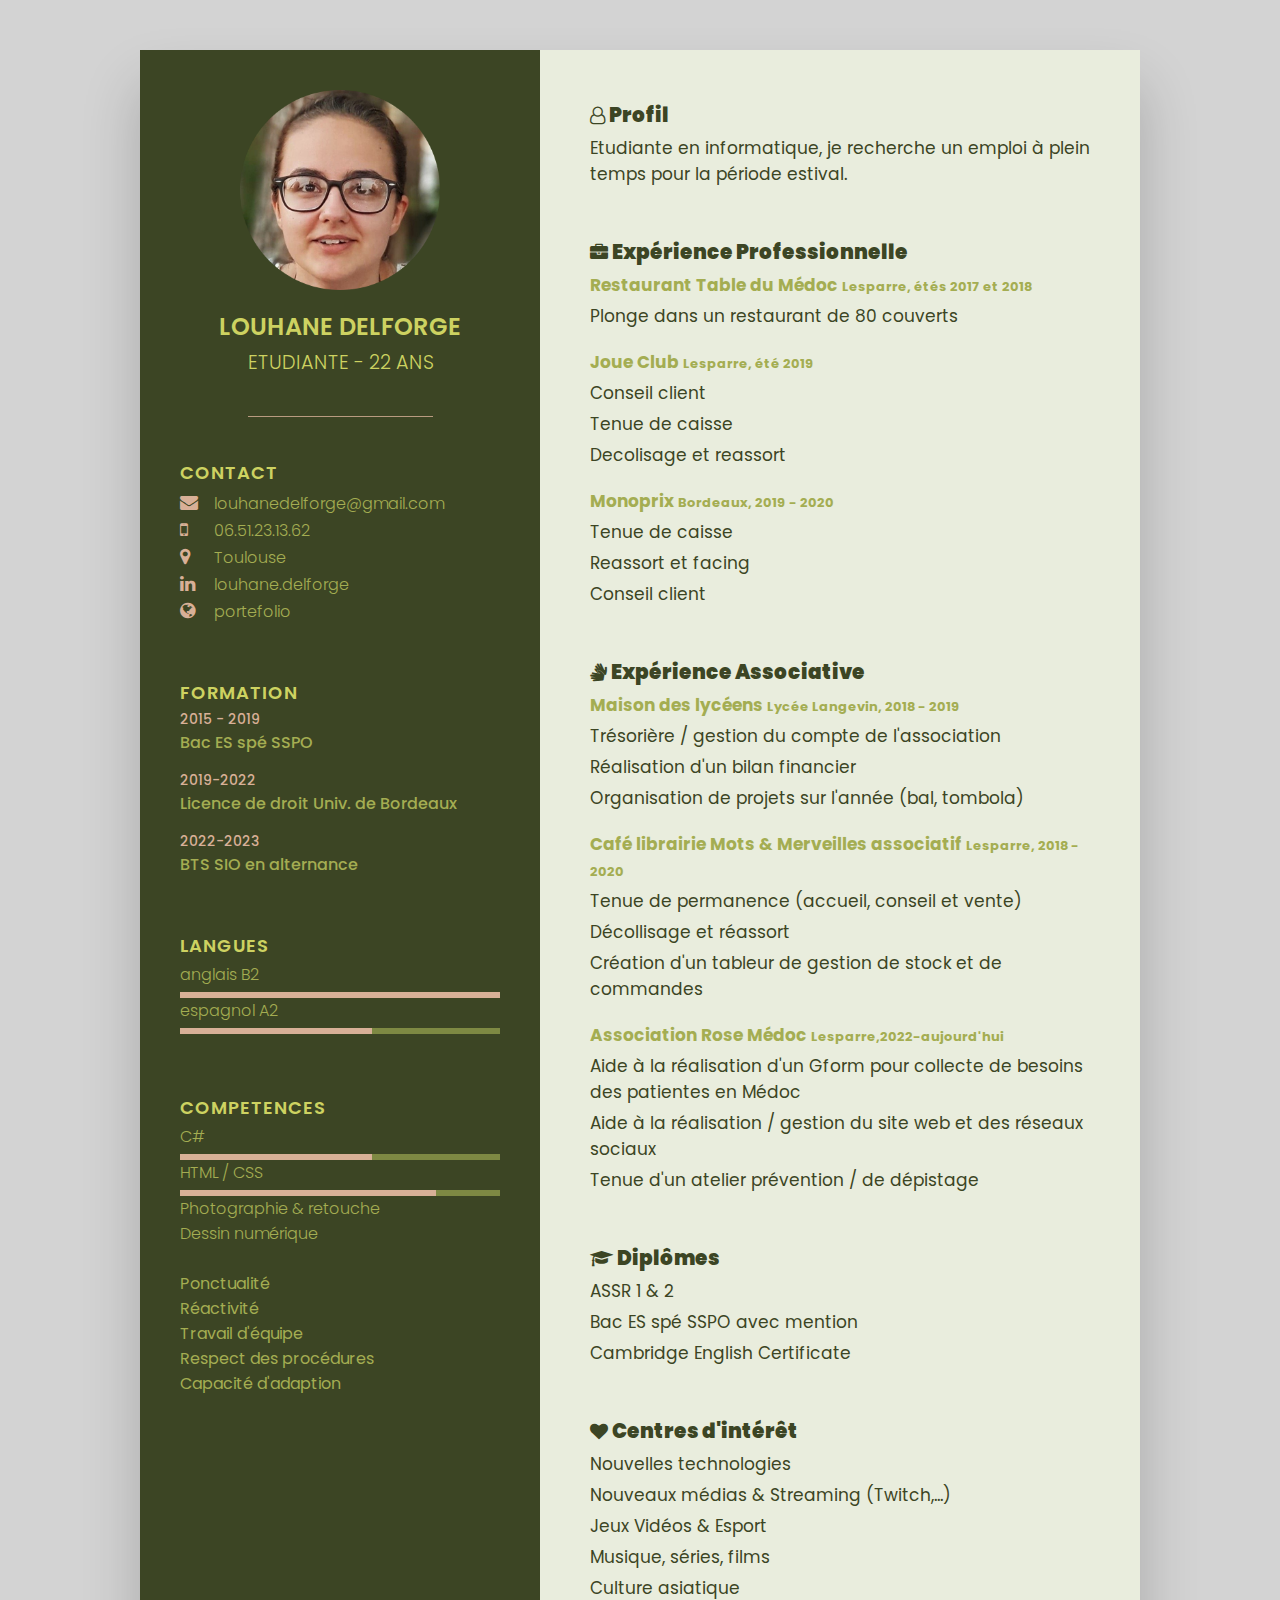
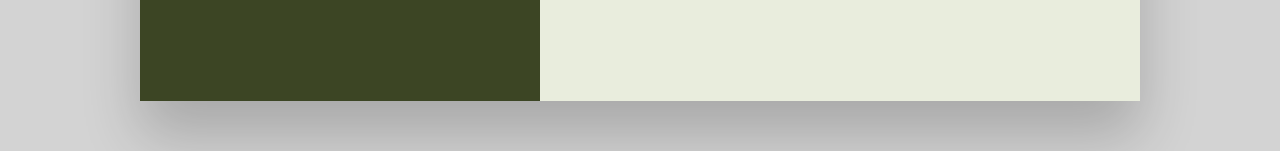
<file: index.html>
<!doctype HTML>
<html>
<head>
  <meta name="viewport" content="width=device-width, inital-scale=1.0">
  <title> CV Delforge Louhane </title>
  <link rel="stylesheet" href="https://cdnjs.cloudflare.com/ajax/libs/font-awesome/4.7.0/css/font-awesome.css" integrity="sha512-5A8nwdMOWrSz20fDsjczgUidUBR8liPYU+WymTZP1lmY9G6Oc7HlZv156XqnsgNUzTyMefFTcsFH/tnJE/+xBg==" crossorigin="anonymous" referrerpolicy="no-referrer" />
  <link rel="stylesheet" type="text/css" href= "styles.css"
</head>

<body>
<div class="container">

<div class="left_side">
  <div class="profileText">
    <div class="imgBx">
      <img src="images\photoRonde.png"
        width= 200
        height= 200/>
    </div>
    <div class="Contact">
      <h2> Louhane Delforge<br><span>Etudiante - 22 ans</span></h2>
    </div>
  </div>
  <div class="contact">
    <h3 class="title">Contact</h3>
    <ul>
      <li>
        <span class="icon"><i class="fa fa-envelope" aria-hidden="true"></i></span>
        <span class="link"> <a href="mailto:louhanedelforge@gail.com">louhanedelforge@gmail.com</a></span>
      </li>
      <li>
        <span class="icon"><i class="fa fa-mobile" aria-hidden="true"></i></span>
        <span class="text">06.51.23.13.62</span>
      </li>
      <li>
        <span class="icon"><i class="fa fa-map-marker" aria-hidden="true"></i></span>
        <span class="text">Toulouse</span>
      </li>
      <li>
        <span class="icon"><i class="fa fa-linkedin" aria-hidden="true"></i></span>
        <span class="link"> <a href="www.linkedin.com/louhane.delforge">louhane.delforge</a></span>
      </li>
      <li>
        <span class="icon"><i class="fa fa-globe" aria-hidden="true"></i></span>
        <span class="link"> <a href="www.linkedin.com/louhane.delforge">portefolio</a></span>
      </li>
    </ul>
    </div>
  <div class="formation">
    <h3 class="title">formation</h3>
      <ul>
        <li>
          <h5> 2015 - 2019 </h5>
          <h4> Bac ES spé SSPO </h4>
        </li>
        <li>
          <h5>2019-2022</h5>
          <h4>Licence de droit Univ. de Bordeaux</h4>
        </li>
        <li>
          <h5>2022-2023</h5>
          <h4>BTS SIO en alternance</h4>
        </li>
    </ul>
  </div>
  <div class="langues">
      <h3 class="title">langues</h3>
        <ul>
          <li>
            <span class="text">anglais B2</span>
            <span class="percent">
              <div style="width: 100%;"></div>
            </span>
          </li>
          <li>
            <span class="text">espagnol A2</span>
            <span class="percent">
              <div style="width: 60%;"></div>
            </span>
          </li>
        </ul>
      </div>
      <br />
  <div class="compétences">
    <h3 class="title">competences</h3>
      <ul>
        <li>
          <span class="text">C#</span>
          <span class="percent">  <div style="width: 60%;"></div>  </span>
        </li>
        <li>
          <span class="text">HTML / CSS </span>
          <span class="percent">  <div style="width: 80%;"></div>  </span>
        <li>
          <span class="text">Photographie & retouche</span>
        </li>
        <li>
          <span class="text">Dessin numérique</span>
        </li>
        </ul>
      </br>
        <ul>
          <li>
            Ponctualité
          </li>
          <li>
            Réactivité
          </li>
          <li>
            Travail d'équipe
          </li>
          <li>
            Respect des procédures
          </li>
          <li>
            Capacité d'adaption
          </li>
      </ul>
    </div>
</div>

  <div class="right_side">
    <div class="about">
      <span class="icon"> <i class="fa fa-user-o" aria-hidden="true"></i> </span>
      <span class = "about"> Profil </span>
      <ul>
      <li>
        Etudiante en informatique, je recherche un emploi à plein temps pour la période estival.
      </li>
      </ul>
    </div>
    <div class="about">
      <span class="icon"> <i class="fa fa-briefcase" aria-hidden="true"></i> </span>
      <span class = "about"> Expérience Professionnelle </span>
        <h3 class="name">Restaurant Table du Médoc <span> Lesparre, étés 2017 et  2018 </span></h3>
        <ul>
          <li>
            Plonge dans un restaurant de 80 couverts
          </li>
        </ul>
        <h3 class = "name">Joue Club <span>Lesparre, été 2019</span></h3>
        <ul>
          <li>
            Conseil client
          </li>
          <li>
            Tenue de caisse
          </li>
          <li>
            Decolisage et reassort
          </li>
        </ul>
        <h3 class="name">Monoprix <span>Bordeaux, 2019 - 2020</span></h3>
        <ul>
          <li>
            Tenue de caisse
          </li>
          <li>
            Reassort et facing
          </li>
          <li>
            Conseil client
          </li>
        </ul>
    </div>
    <div class="about">
      <span class="icon"> <i class="fa fa-sign-language" aria-hidden="true"></i> </span>
      <span class = "about"> Expérience Associative </span>
        <h3 class="name">Maison des lycéens <span> Lycée Langevin, 2018 - 2019</span> </h3>
        <ul>
          <li>
            Trésorière / gestion du compte de l'association
          </li>
          <li>
            Réalisation d'un bilan financier
          </li>
          <li>
            Organisation de projets sur l'année (bal, tombola)
          </li>
        </ul>
        <h3 class= "name">Café librairie Mots & Merveilles associatif <span> Lesparre, 2018 - 2020</span></h3>
        <ul>
          <li>
            Tenue de permanence (accueil, conseil et vente)
          </li>
          <li>
            Décollisage et réassort
          </li>
          <li>
            Création d'un tableur de gestion de stock et de commandes
          </li>
        </ul>
        <h3 class= "name">Association Rose Médoc <span> Lesparre,2022-aujourd'hui</span></h3>
        <ul>
          <li>
            Aide à la réalisation d'un Gform pour collecte de besoins des patientes en Médoc
          </li>
          <li>
            Aide à la réalisation / gestion du site web et des réseaux sociaux
          </li>
          <li>
            Tenue d'un atelier prévention / de dépistage
          </li>
        </ul>
    </div>
    <div class="about">
      <span class="icon"> <i class="fa fa-graduation-cap" aria-hidden="true"></i> </span>
      <span class = "about"> Diplômes </span>
      <ul>
        <li> ASSR 1 & 2</li>
        <li> Bac ES spé SSPO avec mention</li>
        <li> Cambridge English Certificate</li>
      </ul>
    </div>
    <div class="about">
      <span class="icon"> <i class="fa fa-heart" aria-hidden="true"></i> </span>
      <span class = "about"> Centres d'intérêt</span>
      <ul>
        <li>
          Nouvelles technologies
        </li>
        <li>
          Nouveaux médias & Streaming (Twitch,...)
        </li>
        <li>
          Jeux Vidéos & Esport
        </li>
        <li>
          Musique, séries, films
        </li>
        <li>
          Culture asiatique
        </li>
      </ul>
    </div>
  </div>
</div>
</body>
</html>
</file>
<file: styles.css>
@import url('https:fonts.googleapis.com/css?family=Poppins:200,300,400,500,600,700,800,900&display=swap');
*
{
  margin: 0;
  padding: 0;
  box-sizing: border-box;
  font-family: 'Poppins',sans-serif;
}

body
{
  background: lightgray;
  display: flex;
  justify-content: center;
  align-items: center;
  min-height: 100vh;
}

.title
{
  color: #CDD261;
  text-transform: uppercase;
  font-weight: 600;
  letter-spacing: 1px;
  margin-bottom: 3px;
  font-size: 18px;
}

a
{
    color: inherit;
    text-decoration: none;
}

a:hover
{
    color:#7E8943;
    text-decoration:none;
    cursor:pointer;
}

.container
{
  position: relative;
  width: 100%;
  max-width: 1000px;
  min-height: 1000px;
  background: #E7E8E4;
  margin: 50px;
  display: grid;
  grid-template-columns: 1fr 1.5fr;
  box-shadow: 0 35px 55px rgba(0, 0, 0, 0.2);
}

.container .left_side
{
  position: relative;
  background: #3c4524;
  padding: 40px;
}

.profileText
{
  position: relative;
  display: flex;
  flex-direction: column;
  align-items: center;
  padding-bottom: 20px;
}

.profileText .imgBx
{
  position: relative;
  width: 200px;
  height: 200px;
}

.profileText .imgBx img
{
  position: absolute;
  top: 0;
  left: 0;
  width: 100%
  height: 100%;
  object-fit: cover;
}

.profileText h2
{
  text-transform: uppercase;
  font-size:1.5em;
  margin-top: 20px;
  text-align: center;
  font-weight: 600;
  line-height: 1.4em;
  color: #CDD261;
}

.profileText h2 span
{
  color: #CDD261;
  font-size: 0.8em;
  font-weight: 300;
  border-bottom: 1.5px solid rgba(216, 176, 151, 0.8);
  padding-bottom: 40px;
}

.contact
{
  padding-top: 60px;
  margin-bottom: 15px;
}

.contact ul
{
  position: relative;
}

.contact ul li
{
  position: relative;
  list-style: none;
  color: #A4AD52;
}

.contact ul li .icon
{
  display: inline-block;
  width: 30px;
  font-size: 18px;
  color: #D8B097
}

.contact ul li span
{
  color: #A4AD52;
  font-weight: 300;
  font-size: 16px;
}

.formation
{
  padding-top: 40px;
  margin-bottom: 15px;
  font-size: 16px;
}

.formation title
{
  margin: 20px;
}

.formation ul li
{
  position: relative;
  list-style: none;
  margin-bottom: 15px;
}

.formation h5
{
  font-weight: 500;
  color: #D8B097;
  font-size: 14px;
}

.formation h4
{
  font-weight: 500;
  color: #A4AD52;
  font-size: 16px;
}

.langues
{
  padding-top: 40px;
  margin-bottom: 15px;
}

.langues ul
{
  position: relative;
}

.langues ul li
{
  position: relative;
  list-style: none;
  color: #A4AD52;
}

.langues ul li span
{
  color: #A4AD52;
  font-weight: 300;
}

.langues .percent
{
  position:relative;
  width: 100%;
  height: 6px;
  background: #7E8943;
  display: block;
  margin-top: 5px;
}

.langues .percent div
{
  position: absolute;
  top: 0;
  left: 0;
  height: 100%;
  background: #D8B097;
}

.compétences
{
  padding-top: 20px;
  margin-bottom: 15px;
}

.compétences ul
{
  position: relative;
}

.compétences ul li
{
  position: relative;
  list-style: none;
  color: #A4AD52;
}

.compétences ul li span
{
  color: #A4AD52;
  font-weight: 300;
}

.compétences .percent
{
  position:relative;
  width: 100%;
  height: 6px;
  background: #7E8943;
  display: block;
  margin-top: 5px;
}

.compétences .percent div
{
  position: absolute;
  top: 0;
  left: 0;
  height: 100%;
  background: #D8B097;
}



.container .right_side
{
  position: relative;
  background: #e9eddd;
  padding:50px;
}

.container .right_side .about
{
  margin-bottom: 30px;
  color: #3c4524;
  font-size: 20px;
  font-weight: bolder;
  margin-bottom: 50px;
}

.container .right_side .about .icon
{
  color: #3c4524;
  font-size: 18px;
  font-weight: bold;
}

.about li
{
  margin-top: 5px;
}
.container .right_side .name
{
  color: #A4AD52;
  font-size: 17px;
  font-weight: bold;
  margin-top: 5px;
}
.name span
{
  font-size: 13px;
}

.container .right_side ul
{
  position: relative;
  margin-bottom: 20px;
}

.container .right_side ul li
{
  position: relative;
  list-style: none;
  color: #3c4524;
  font-size: 17px;
  font-weight: normal;
  margin-bottom: 0px;
}
</file>
